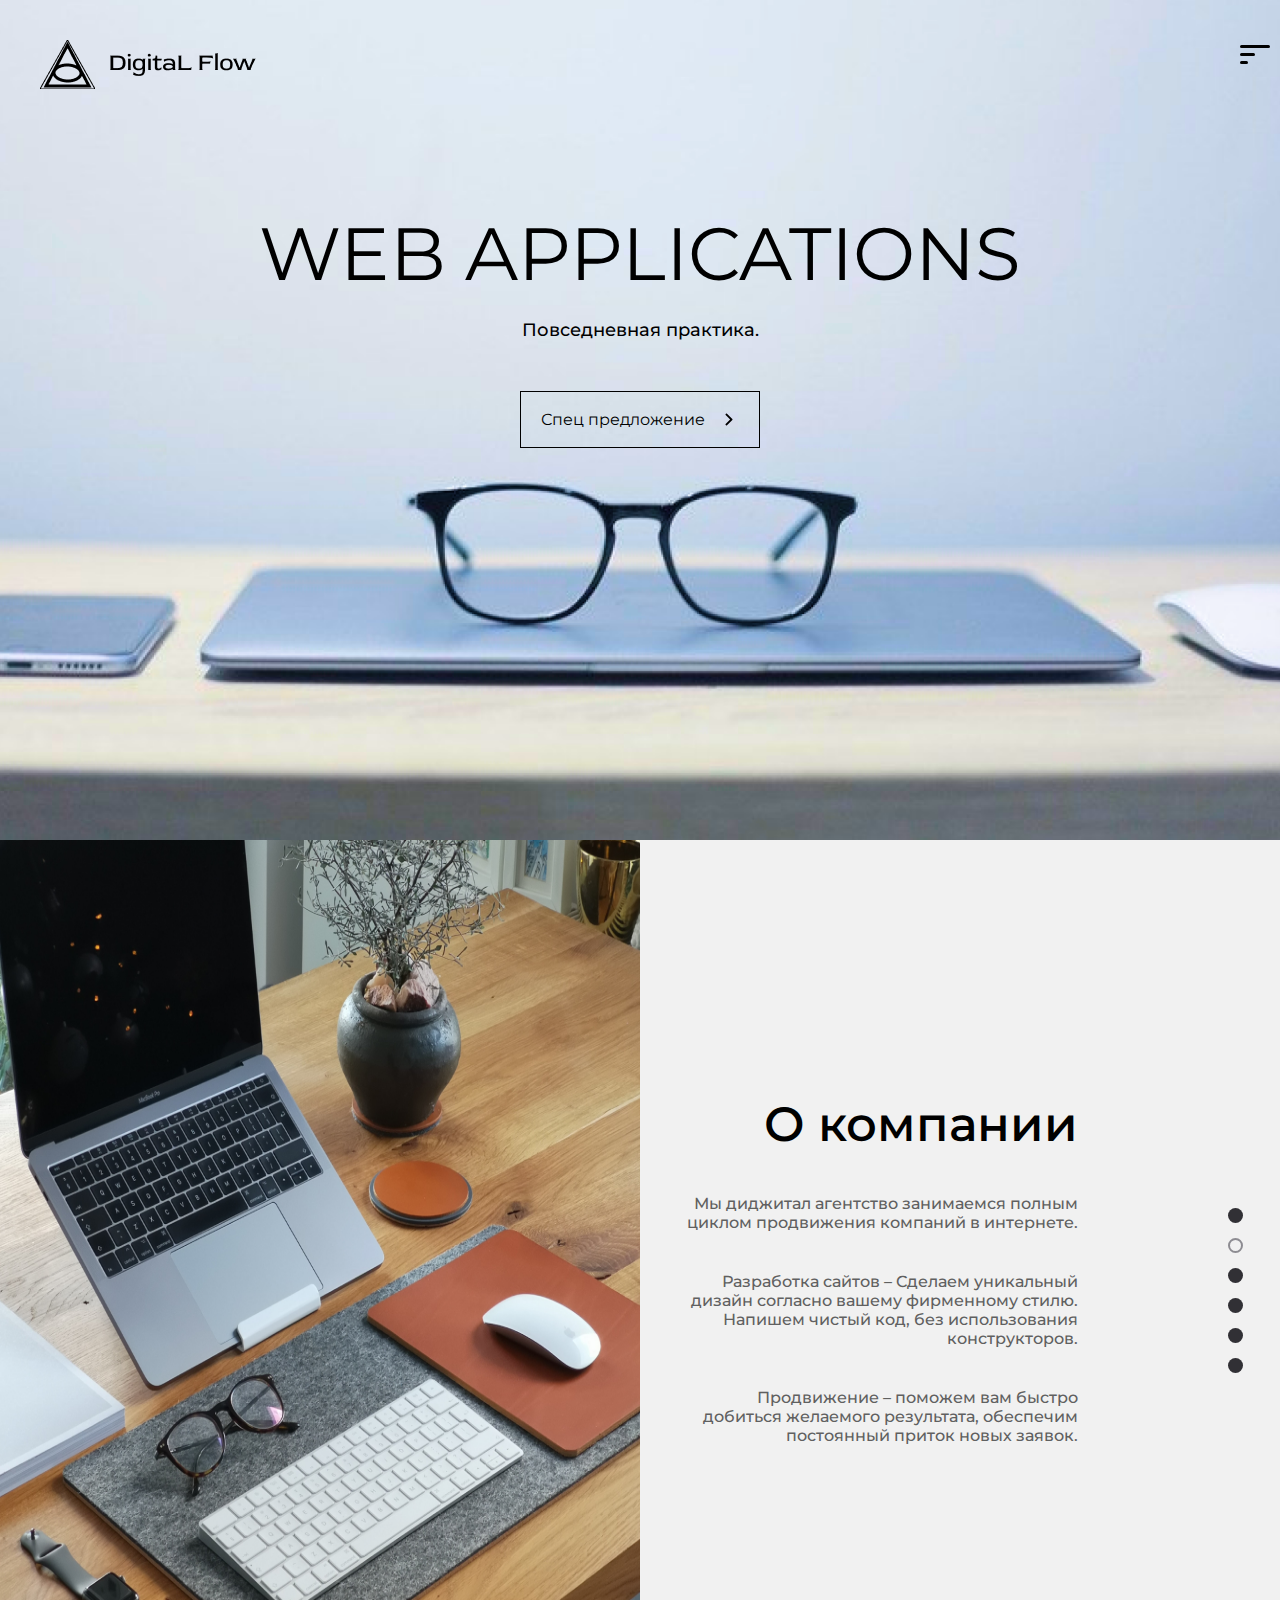
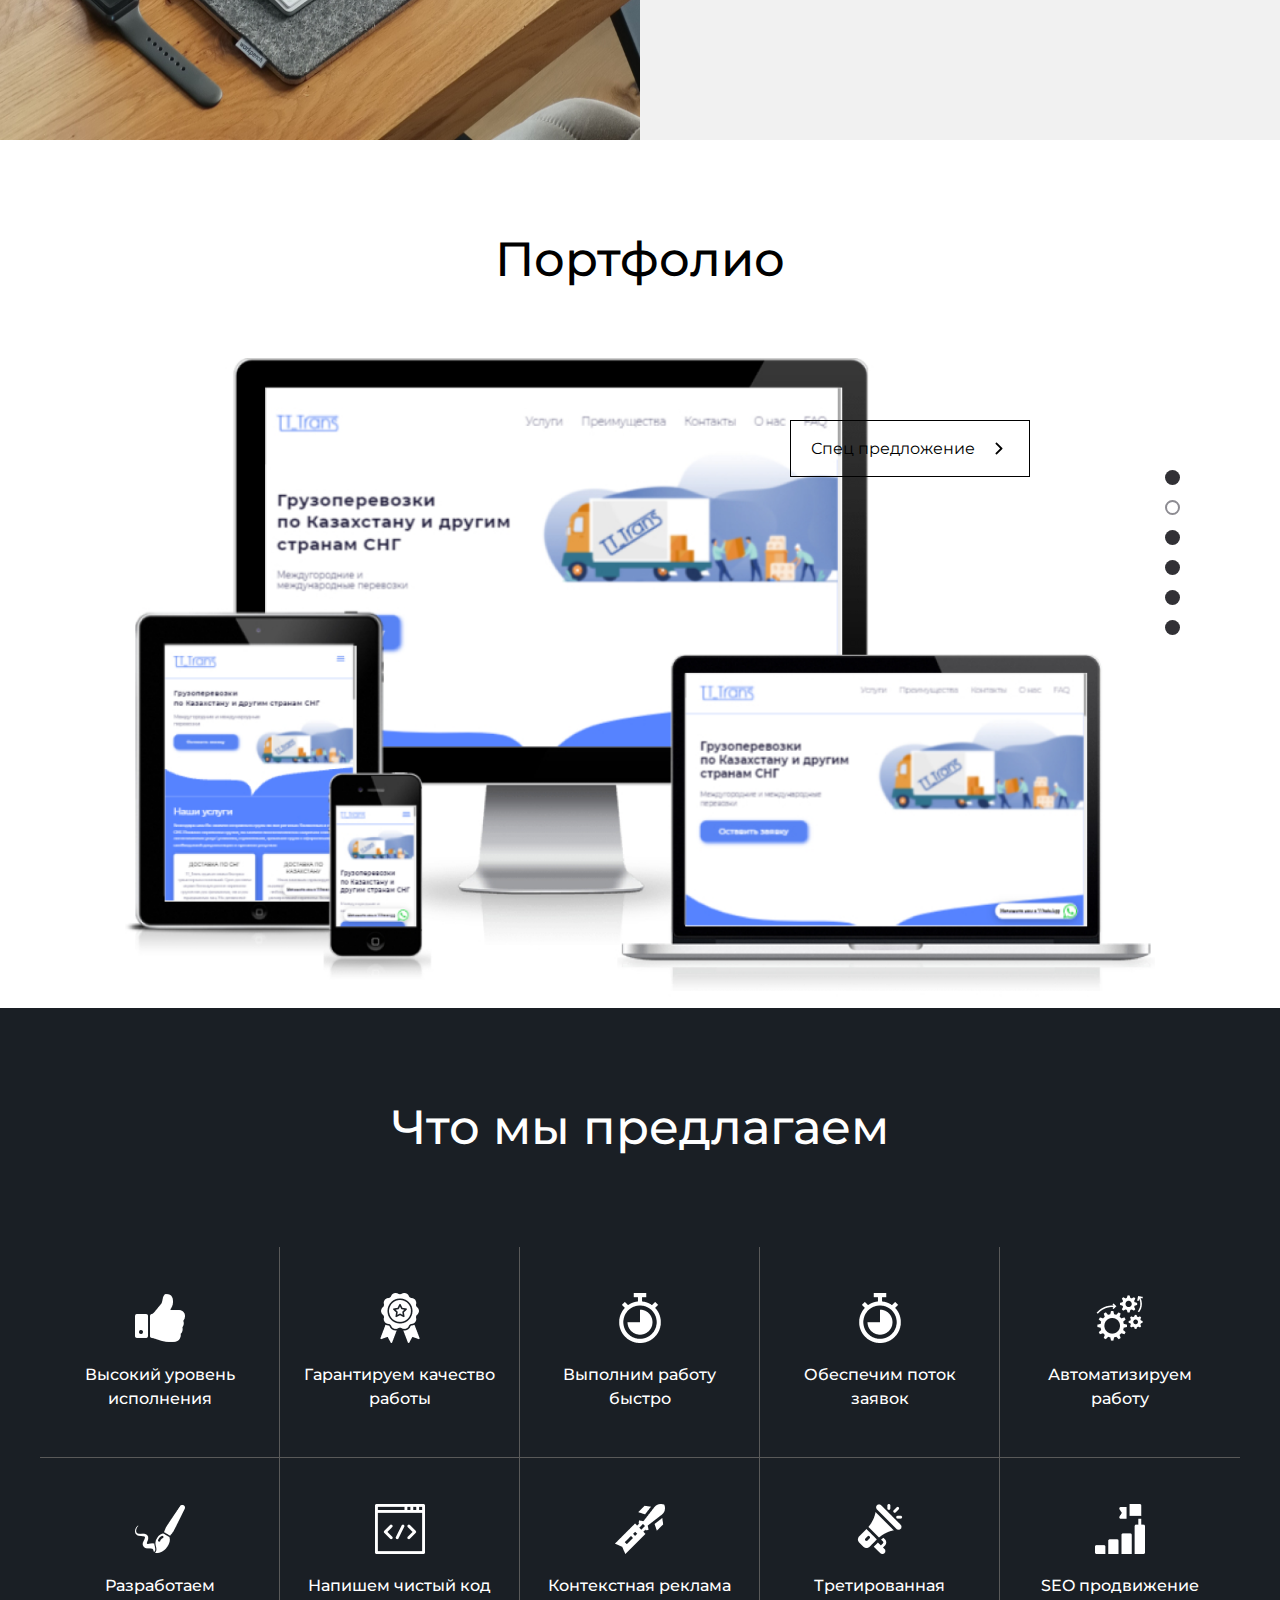
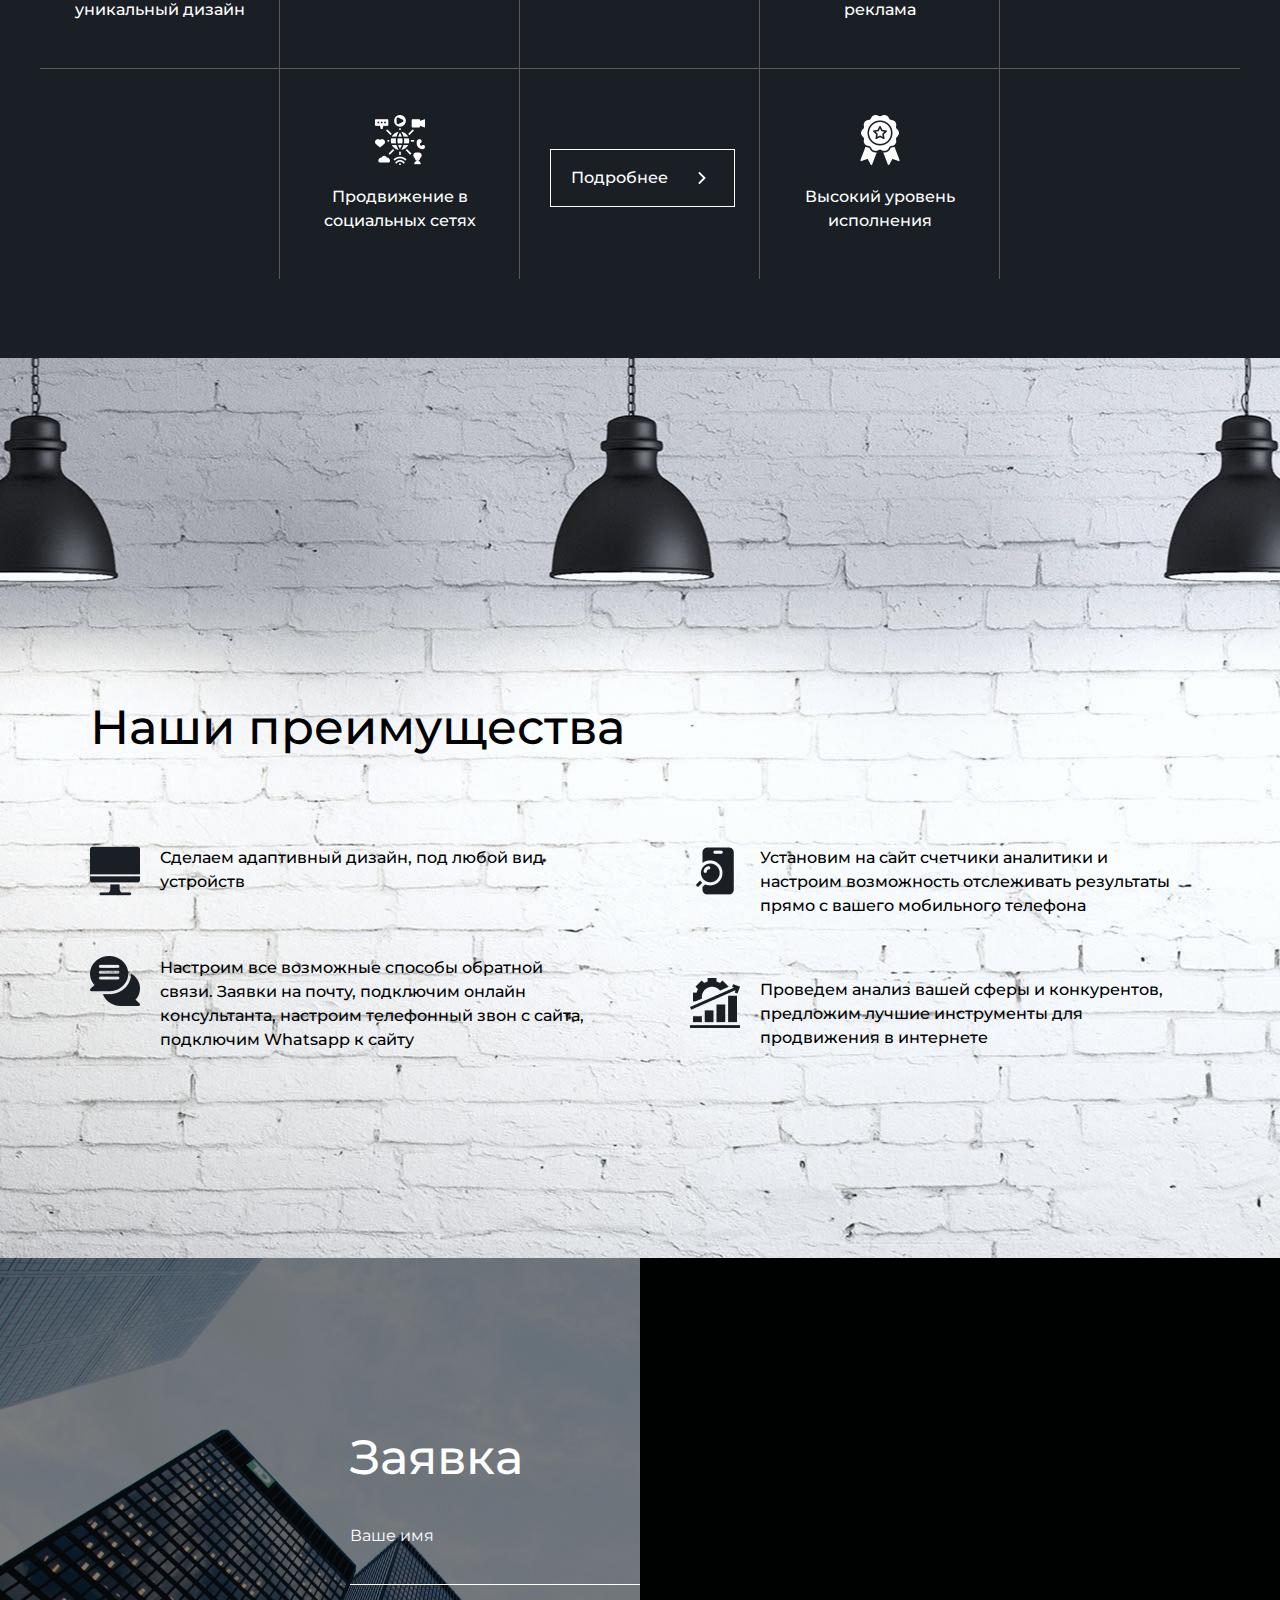
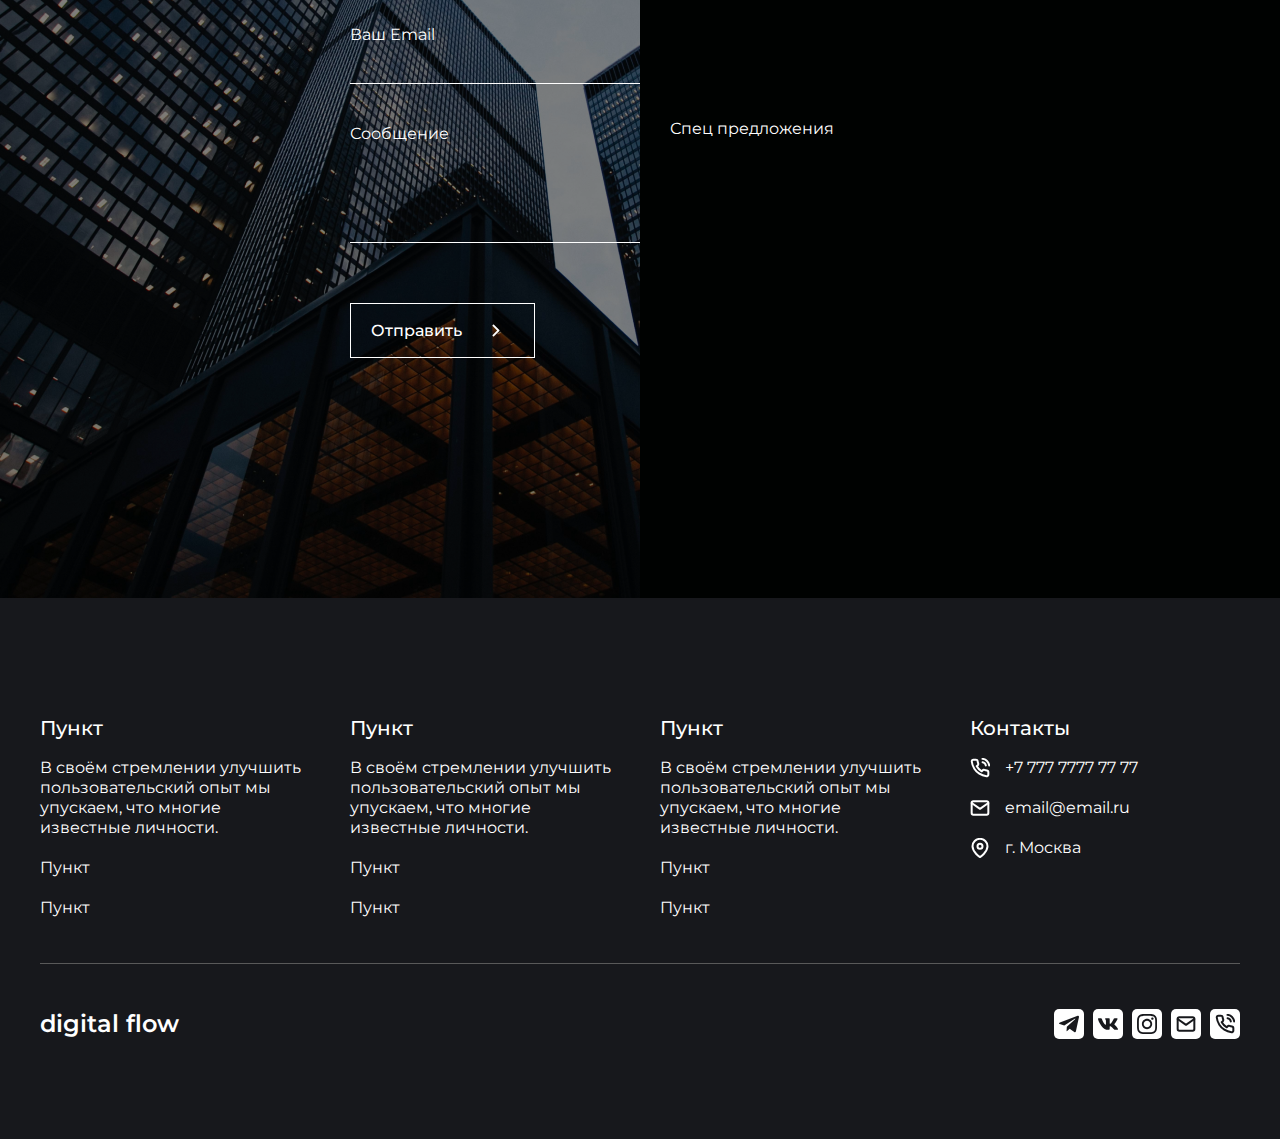
<file: index.html>
<!DOCTYPE html>
<html lang="en">
<head>
  <meta charset="UTF-8">
  <meta http-equiv="X-UA-Compatible" content="IE=edge">
  <meta name="viewport" content="width=device-width, initial-scale=1.0">
  <title>Document</title>
  <link rel="stylesheet" href="css/main.css">
</head>
<body>
  <header>
    <a name="header"></a>
    <div class="container">
      <div class="header__top">
        <img src="./img/header/logo.png" alt="">
        <div class="right__space">
          <input type="checkbox" id="hmt" class="hidden-menu-ticker">
          <label class="b-menu" for="hmt">
            <span class="first"></span>
            <span class="second"></span>
            <span class="third"></span>
          </label>
          <ul class="hidden-menu">
            <li><a href="#header">Главная</a></li>
            <li><a href="#about_company">О компании</a></li>
            <li><a href="#portfolio">Портфолио</a></li>
            <li><a href="#scope">Что мы предлагаем</a></li>
            <li><a href="#form">Специальное предложение </a></li>
          </ul>
        </div>
      </div>
      <div class="header__destination">
        <h1>
          web applications
        </h1>
        <p>
          Повседневная практика.
        </p>
        <div class="header__btn">
          <a class="btn" href="file:///C:/Users/ogyre/Frontend/maket-andruxi/sub/error/error.html"> 
            <div class="btn__content">
              Спец предложение
               <img src="./img/header/right-arrow.svg" alt="">
            </div>
          </a>
        </div>
      </div>
    </div>
  </header>


  <div class="about_company">
    <a name="about_company"></a>
    <div class="left_block">
      <img src="./img/company/left-bg.png" alt="">
    </div>

    <div class="right_block">
      <div class="destination">
        <h2>
          О компании
        </h2>
        <p>Мы диджитал агентство занимаемся полным циклом продвижения компаний в интернете.</p>
        <p>Разработка сайтов – Сделаем уникальный дизайн согласно вашему фирменному стилю. Напишем чистый код, без использования конструкторов.</p>
        <p>Продвижение – поможем вам быстро добиться желаемого результата, обеспечим постоянный приток новых заявок.</p>
      </div>
      <img src="./img/company/points.svg" alt="">
    </div>
  </div>


  <div class="portfolio">
    <a name="portfolio"></a>
    <h3>Портфолио</h3>
    <img class="windows" src="./img/portfolio/portfolio.png" alt="">
    <div class="portfolio__btn">
      <a class="btn" href="file:///C:/Users/ogyre/Frontend/maket-andruxi/sub/error/error.html"> 
        <div class="btn__content">
          Спец предложение
           <img src="./img/header/right-arrow.svg" alt="">
        </div>
      </a></div>
    </div>
    <img class="portfolio__points" src="./img/portfolio/points.svg" alt="">
  </div>

  <div class="scope">
    <a name="scope"></a>
    <div class="container">
      <div class="scope__destination">
        <h4>
          Что мы предлагаем
        </h4>
        <div class="net">
          <div class="row">
            <div class="box">
              <img src="./img/scope/like.png" alt="">
              <p>Высокий уровень исполнения </p>
            </div>
            <div class="box">
              <img src="./img/scope/medal.png" alt="">
              <p>Гарантируем качество работы </p>
            </div>
            <div class="box">
              <img src="./img/scope/time.png" alt="">
              <p>Выполним работу быстро </p>
            </div>
            <div class="box">
              <img src="./img/scope/time.png" alt="">
              <p>Обеспечим поток заявок </p>
            </div>
            <div class="box">
              <img src="./img/scope/settingspng.png" alt="">
              <p>Автоматизируем работу  </p>
            </div>
          </div>
          <div class="row">
            <div class="box">
              <img src="./img/scope/drow.png" alt="">
              <p>Разработаем уникальный дизайн </p>
            </div>
            <div class="box">
              <img src="./img/scope/code.png" alt="">
              <p>Напишем чистый код  </p>
            </div>
            <div class="box">
              <img src="./img/scope/ad-1.png" alt="">
              <p>Контекстная
                реклама </p>
            </div>
            <div class="box">
              <img src="./img/scope/ad-2.png" alt="">
              <p>Третированная реклама  </p>
            </div>
            <div class="box">
              <img src="./img/scope/seo.png" alt="">
              <p>SEO
                продвижение </p>
            </div>
          </div>
          <div class="row">
            <div class="box">
            </div>
            <div class="box">
              <img src="./img/scope/sotial.png" alt="">
              <p>Продвижение в социальных сетях </p>
            </div>
            <div class="box">
              <div class="scope__btn">
                <a class="btn" href="file:///C:/Users/ogyre/Frontend/maket-andruxi/sub/error/error.html"> 
                  <div class="btn__content">
                    Подробнее
                     <img src="./img/scope/Vector.svg" alt="">
                  </div>
                </a>
              </div>
            </div>
            <div class="box">
              <img src="./img/scope/height-lvl.png" alt="">
              <p>Высокий уровень исполнения  </p>
            </div>
            <div class="box">
            </div>
          </div>
        </div>
      </div>
    </div>
  </div>

  <div class="advantage">
    <div class="container">
      <div class="advantage__destination">
        <h4>
          Наши преимущества
        </h4>
        <div class="points">
          <div class="left">
            <div class="ltop">
              <img src="./img/advantage/computer.png" alt="">
              <p>Сделаем адаптивный дизайн, под любой вид устройств</p>
            </div>
            <div class="lbot">
              <img src="./img/advantage/massage.png" alt="">
              <p>Настроим все возможные способы обратной связи. Заявки на почту, подключим онлайн консультанта, настроим телефонный звон с сайта, подключим Whatsapp к сайту</p>
            </div>
          </div>
          <div class="right">
            <div class="rtop">
              <img src="./img/advantage/phone.png" alt="">
              <p>Установим на сайт счетчики аналитики и настроим возможность отслеживать результаты прямо с вашего мобильного телефона</p>
            </div>
            <div class="rbot">
              <img src="./img/advantage/analis.png" alt="">
              <p>Проведем анализ вашей сферы и конкурентов, предложим лучшие инструменты для продвижения в интернете</p>
            </div>
          </div>
        </div>
      </div>
    </div>
  </div>

  <div class="form">
    <a name="form"></a>
    <div class="left_block">
      <div class="left__destination">
        <h5>
          Заявка
        </h5>
        <p>Ваше имя</p>
        <input type="name" >
        <p>Ваш Email</p>
        <input type="email">
        <p>Сообщение</p>
        <input class="sms" type="text">
        
        <div class="btn__form">
          <a class="btn" href="file:///C:/Users/ogyre/Frontend/maket-andruxi/sub/error/error.html"> 
            <div class="btn__content">
              Отправить
               <img src="./img/scope/Vector.svg" alt="">
            </div>
          </a>
        </div>
      </div>

    </div>

    <div class="right_block">
      <div class="right__destinaion"> 
        <h6>
          Спец предложения 
        </h6>
      </div>
    </div>

  </div>

  <footer>
    <div class="container">
      <ul class="footer__menu">
        <li>
          <ul class="sub__menu">
            <li>Пункт</li>
            <li>
              <p>
                В своём стремлении улучшить пользовательский опыт мы упускаем, что многие известные личности.
              </p>
            </li>
            <li>Пункт</li>
            <li>Пункт</li>
          </ul>
        </li>
        <li>
          <ul class="sub__menu">
            <li>Пункт</li>
            <li>
              <p>
                В своём стремлении улучшить пользовательский опыт мы упускаем, что многие известные личности.
              </p>
            </li>
            <li>Пункт</li>
            <li>Пункт</li>
          </ul>
        </li>
        <li>
          <ul class="sub__menu">
            <li>Пункт</li>
            <li>
              <p>
                В своём стремлении улучшить пользовательский опыт мы упускаем, что многие известные личности.
              </p>
            </li>
            <li>Пункт</li>
            <li>Пункт</li>
          </ul>
        </li>
        <li>
          <ul class="sub__menu">
            <li>Контакты</li>
            <li>
              <img src="./img/footer/call.svg" alt="">
              <p>
                +7 777 7777 77 77
              </p>
            </li>
            <li>
              <img src="./img/footer/sms.svg" alt="">
              email@email.ru
            </li>
            <li>
              <img src="./img/footer/location.svg" alt="">
              г. Москва
            </li>
          </ul>
        </li>
      </ul>
      <div class="line">
      </div>
      <ul class="menu__bottom">
        <li>
          digital flow
        </li>
        <li>
          <img src="./img/footer/foo__bot/telega.svg" alt="">
          <img src="./img/footer/foo__bot/vk.svg" alt="">
          <img src="./img/footer/foo__bot/insta.svg" alt="">
          <img src="./img/footer/foo__bot/mail.svg" alt="">
          <img src="./img/footer/foo__bot/phone.svg" alt="">
        </li>
      </ul>
    </div>
  </footer>
</body>
</html>
</file>
<file: css/main.css>
@import "./reset.css";
@import url('https://fonts.googleapis.com/css2?family=Montserrat&family=Poppins:wght@400;500;600;700&display=swap');

body{
  font-family: "Montserrat";
}
.container{
  display: block;
  margin: 0 auto;
  width: 1200px;
  text-align: center;
}


/*Header*/


header{
  background: url(./../img/header/header-bg.png) no-repeat center center ;
  background-size:cover;
  min-height: 840px;
}
.header__top{
  padding-top: 40px;
  display: flex;
  justify-content: space-between;
}


    /*burger menu*/

.right__space{

}


.b-menu{
  position: absolute;
  display: flex;
  flex-direction: column;
}

.b-menu span{
  position: relative;
  margin-top: 5px;
  display: block;
  height: 3px;
  width: 30px;
  background: #000;
  border-radius: 10px;

  transition: 0.5s;
}
.b-menu .second{
  width: 15px;
}
.b-menu .third{
  width: 7.5px;
}

.hidden-menu{
  padding-top: 100px;
  padding-left: 80px;
  text-align: left;
  display: block;
  position: absolute;
  height: 100vh;
  width: 500px;
  right: -500px;
  top: 0;

  background-color: #191A1E;

  z-index: 2;
  transform: translateZ(0);
  transition: left .2s;


  display: none;
}

.hidden-menu li{
  margin-top: 40px;
}

.hidden-menu-ticker {
  display: none;
}

.hidden-menu a{
  color: rgba(255, 255, 255, 0.3);
  transition: 0.5s;
}
.hidden-menu a:hover{
  color:#fff;
  border-bottom: 1px solid #fff;
}
.hidden-menu-ticker:checked ~ .b-menu {
  z-index: 100;
  right: 400px;
}
.hidden-menu-ticker:checked ~ .b-menu span{
  background: rgba(255, 255, 255, 0.3);
}
.hidden-menu-ticker:checked ~ .hidden-menu {
  right: 0;
  display: block;
}


.hidden-menu-ticker:checked ~ .b-menu span.first {
  transform: rotate(45deg);
  top:5px;
}
.hidden-menu-ticker:checked ~ .b-menu span.second {
  opacity: 0;
}
.hidden-menu-ticker:checked ~ .b-menu span.third {
  width: 30px;
  transform: rotate(-45deg);
  top: -10px;
}







.header__destination{
  margin-top: 120px;
  display: flex;
  flex-direction: column;
  text-align: center;
}
.header__destination h1{
  font-weight: 400;
  font-size: 74px;
  line-height: 90px;
  text-transform: uppercase;
}
.header__destination p{
  margin-top: 20px;
  margin-bottom: 50px;
  font-weight: 500;
  font-size: 18px;
  line-height: 22px;
}


.header__btn{
  display: flex;
  justify-content: center;
}
.btn__content{
  display: flex;
  border: 1px solid #000;
  justify-content: space-between;
  width: 240px;
  
  padding: 18px 20px;
  color:#000;
  transition: 0.5s;
}
.btn__content img{
  margin: 0 auto;
  margin-left: 20px;
  transition:0.5s;
}
.btn__content:hover {
  box-shadow: 2px 2px 10px #000;
}
.btn__content:hover img{
  margin-left: 25px;
}


/*About company*/


.about_company{
  display: flex;
  background-size:cover;
  height: 100vh;
  width: 100%;
  justify-content: space-between;
}
.left_block img{
  width: 50vw;
  background-size:cover;
  height: 100vh;
}
.right_block{
  width: 50vw;
  background: #F1F1F1;
  background-size:cover;
  height: 100vh;
}

/*Right block destination*/

.right_block{
  display: flex;
  justify-content: center;
  align-items: center;
}
.right_block .destination{
  width: 400px;
  height: 390px;
  text-align: right;
}
.right_block img{
  margin-left: 150px;
}
.right_block h2{
  font-weight: 550;
  font-size: 48px;
  line-height: 59px;
  margin-bottom: 20px;
}
.right_block p{
  margin-top: 40px;
  font-weight: 500;
  font-size: 16px;
  color: #606060;
}


/*Portfolio*/


.portfolio{
  text-align: center;
}
.portfolio h3{
  font-weight: 500;
  font-size: 48px;
  margin:90px 0px 70px 0px;
}
.portfolio .windows{
  width: 1030px;
  height: 650px;
  pointer-events: none;

}

.portfolio__btn{
  position: absolute;
  top: 2020px;
  right: 250px;
  z-index: 1;
}
.portfolio__points{
  position: absolute;
  top: 2070px;
  right: 100px;
}


/*Scope*/


.scope{
  min-height: 950px;
  background: #1A1F25;
  padding-top: 90px;
}

.scope__destination{
  height: 770px;
}
.scope h4{
  font-weight: 500;
  font-size: 48px;
  line-height: 59px;
  color:#fff;
}


   /*Net*/

.net{
  margin-top: 80px;
  display: flex;
  flex-direction: column;
}
.row{
  display: flex;
  border-bottom: 1px solid #595959;
}
.row:nth-child(3){
  border:none;
}
.box{
  min-width: 240px;
  min-height: 210px;
  border-right: 1px solid #595959;

  text-align: center;
}
.box img{
  margin-top: 46px;
  margin-bottom: 20px;
}
.box p{
  font-weight: 500;
  font-size: 16px;
  line-height: 150%;
  color:#fff;
  padding:0px 20px;
}
.box:nth-child(5){
  border:none;
}



.scope__btn{
  margin-top: 80px;
}
.scope__btn .btn .btn__content{
  display: flex;
  border: 1px solid #fff;
  justify-content: space-between;
  
  font-weight: 500;
  font-size: 16px;
  line-height: 20px;

  padding: 18px 20px;
  max-width: 185px;
  margin-left: 30px;

  color:#fff;
  transition: 0.5s;
}
.scope__btn .btn .btn__content img{
  margin: 0 auto;
  margin-left: 30px;
  transition: 0.5s;
}
.scope__btn .btn .btn__content:hover img{
  margin-left: 40px;
}
.scope__btn .btn .btn__content:hover{
  box-shadow: 1px 1px 8px #fff;
}


/*Advantage*/
.advantage{
  min-height: 900px;
  background: url(./../img/advantage/bg.png) no-repeat center center;
}

.advantage__destination{
  margin: 0 auto;
  padding-top: 340px;
  text-align: left;
  width: 1100px;
  min-height: 355px;
}
h4{
  font-weight: 500;
  font-size: 48px;
  margin-bottom: 90px;
}

.advantage__destination .points{
  display: flex;
  justify-content: space-between;
}

.advantage p{
  max-width: 430px;
  margin-left: 20px;
  font-weight: 500;
  font-size: 16px;
  line-height: 150%;
}
.points img{
  height: 50px;
  width: 50px;
}
.ltop{
  display: flex;
  margin-bottom: 60px;
}
.lbot{
  display: flex;
}
.rtop{
  display: flex;
  margin-bottom: 60px;
}
.rbot{
  display: flex;
}


/*Form*/

.form {
  display: flex;
  min-height: 940px;
}

.form .left_block{
  background-image: url(./../img/form/bg.png);
  width: 50vw;
  text-align: left;
}

.left__destination{
  margin-top: 170px;
  margin-left: 350px;
  width: 510px;
  height: 600px;
  color: #fff;
}
h5{
  font-weight: 500;
  font-size: 48px;
  margin-bottom: 40px;
}
.form input{
  margin-top: 20px;
  margin-bottom: 40px;
  border-bottom: 1px solid #fff;
  width: 350px;
}
.form input:nth-child(7){
  margin-top: 80px;
}


.btn__form .btn .btn__content{
  display: flex;
  border: 1px solid #fff;
  justify-content: space-between;
  align-items: center;

  font-weight: 500;
  font-size: 16px;
  line-height: 20px;

  margin-top: 20px;
  padding: 18px 20px;
  max-width: 185px;
  height: 55px;

  color:#fff;
  transition: 0.5s;
}
.btn__form .btn .btn__content img{
  margin: 0 auto;
  margin-left: 30px;
  transition: 0.5s;
  height: 13px;
  width: 8px;
}
.btn__form .btn .btn__content:hover img{
  margin-left: 40px;
}
.btn__form .btn .btn__content:hover{
  box-shadow: 1px 1px 8px #fff;
}

/*Right block*/

.form .right_block{
  min-height: 940px;
  background: #000201;
  width: 50vw;
  color:#fff;
  justify-content: left;
  padding-left: 30px;
}

.form .right_block .right__destination h6{
  display: block;
  border: 1px solid red;
}


/*Footer*/

footer{
  background: #17181C;
  color: #fff;
}

footer .container{
  text-align: left;
}

.footer__menu{
  padding-top: 100px;
  display: flex;
}
.footer__menu >li{
  width: 270px;
  margin-left: 40px;
}
footer .footer__menu>li:nth-child(1){
  margin: 0;
}
.footer__menu .sub__menu li{
  margin-top: 20px;
  font-weight: 400;
  font-size: 16px;
  line-height: 20px;
}
.footer__menu .sub__menu li:nth-child(1){
  font-weight: 500;
  font-size: 20px;
}
.footer__menu .sub__menu li{
  display: flex;
}
.footer__menu .sub__menu li img{
  margin-right: 15px;
}

.line{
  width: 100%;
  border-bottom: 1px solid #595959;
  margin-top: 45px;
  margin-bottom: 45px;
}

.menu__bottom{
  display: flex;
  justify-content: space-between;
  padding-bottom: 100px;
}
.menu__bottom li:nth-child(1){
  font-weight: 600;
  font-size: 24px;
}
.menu__bottom img{
  margin-left: 5px;
}
</file>
